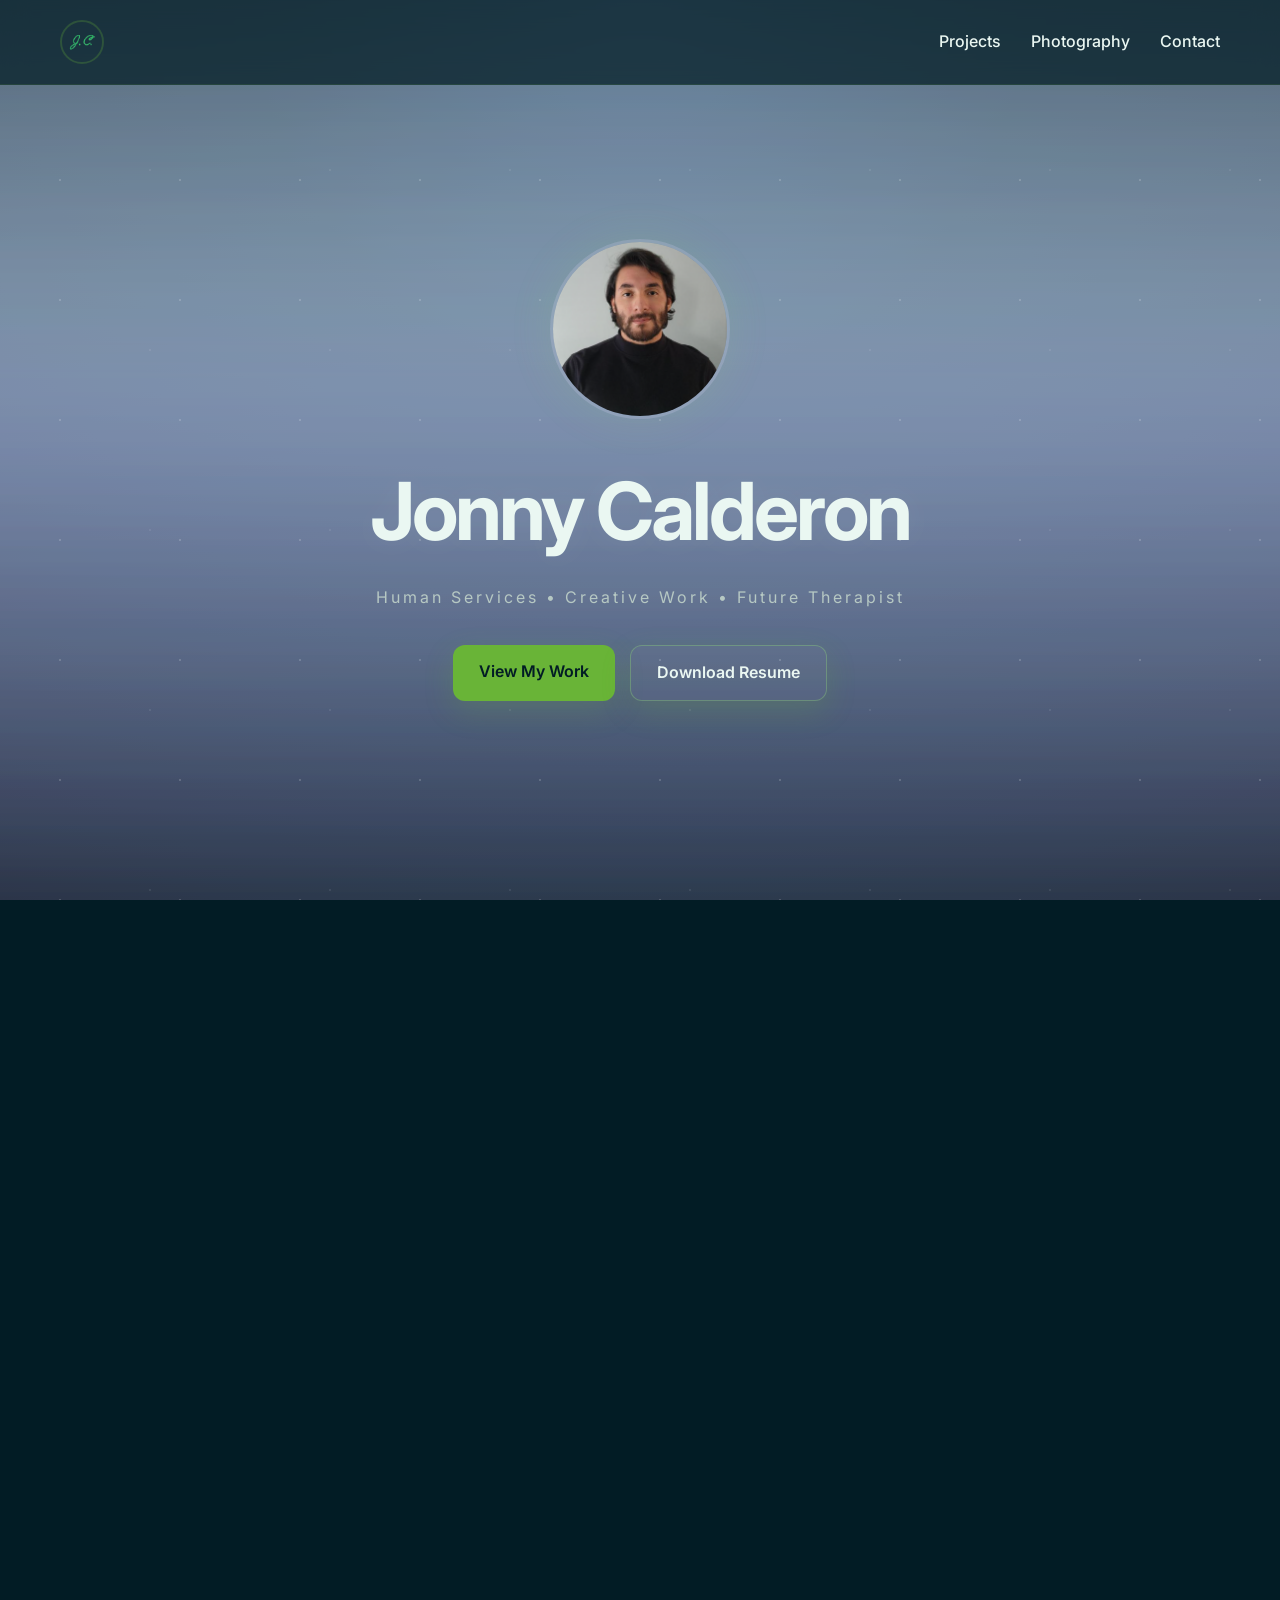
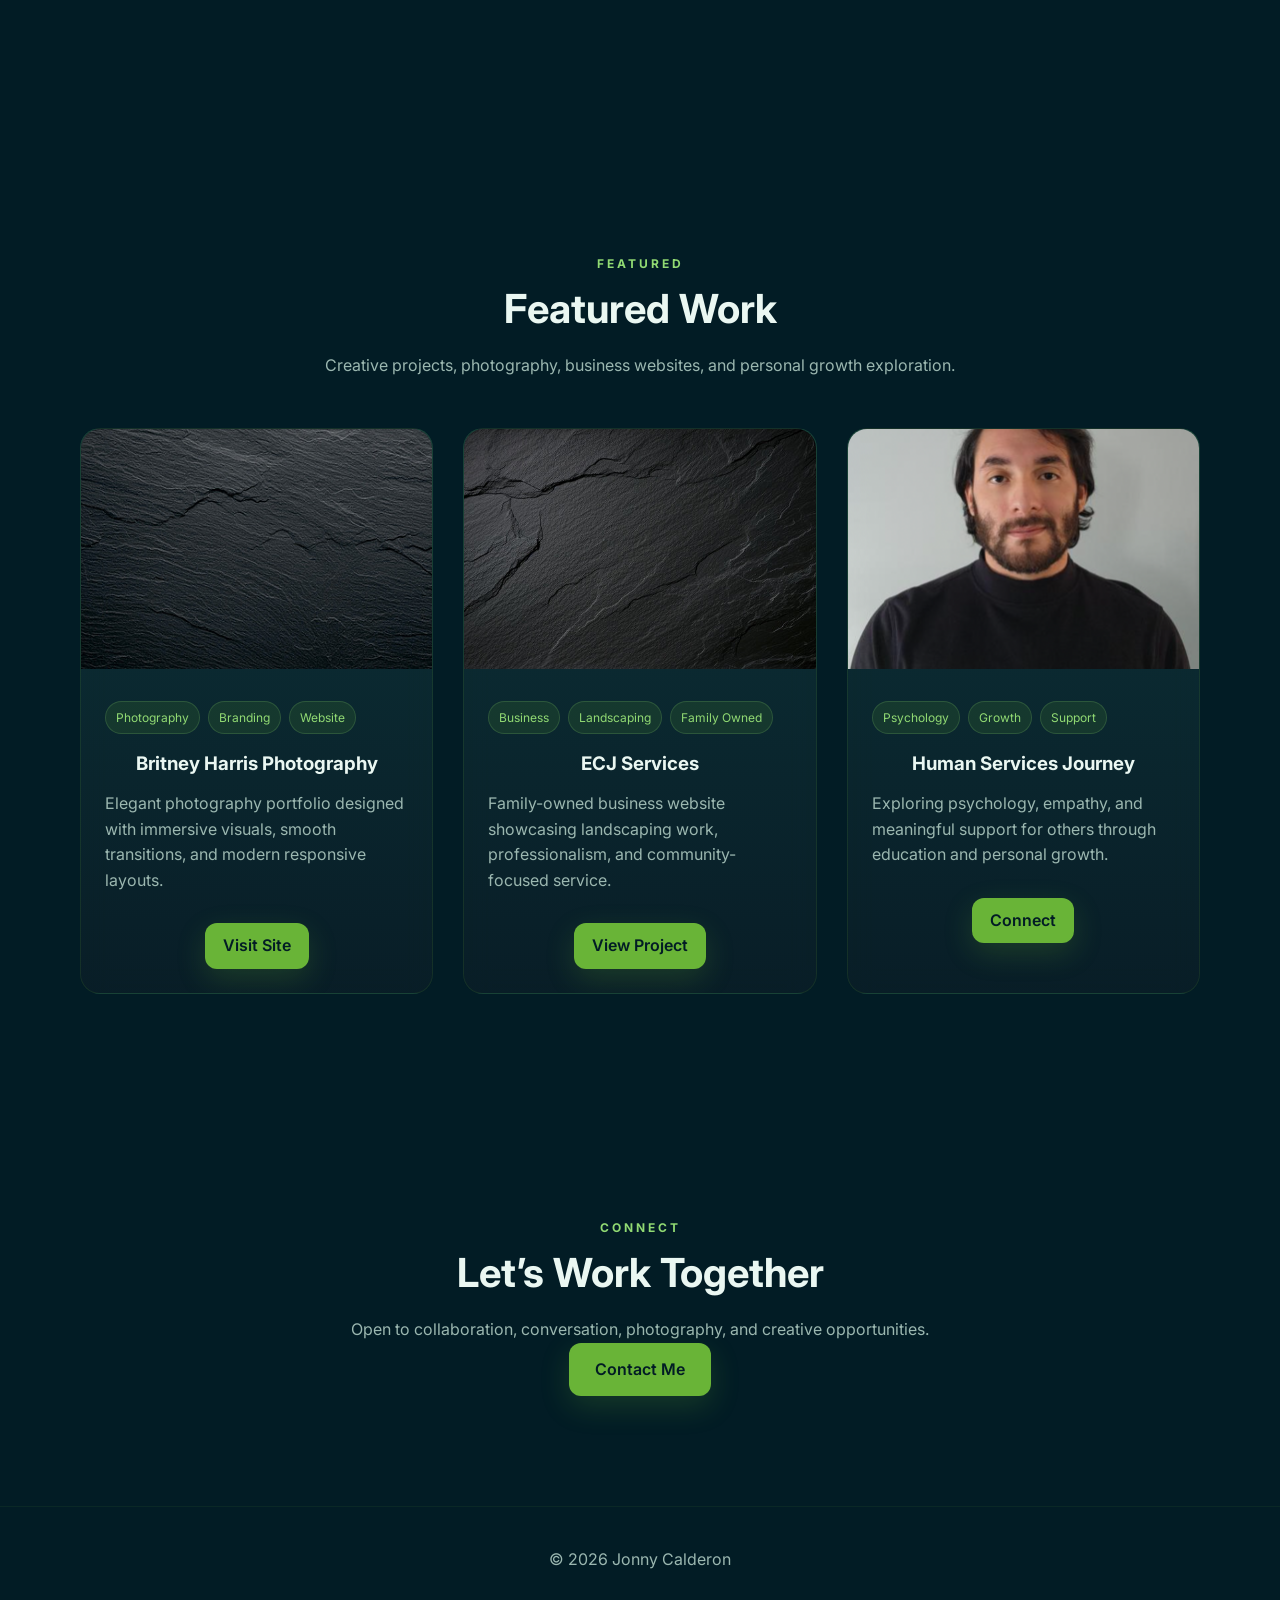
<file: index.html>
<!DOCTYPE html>
<html lang="en">

<head>
  <meta charset="UTF-8">
  <meta name="viewport" content="width=device-width, initial-scale=1.0">

  <title>Jonny Calderon | Portfolio</title>

  <link rel="stylesheet" href="styles.css">

  <link rel="preconnect" href="https://fonts.googleapis.com">
  <link rel="preconnect" href="https://fonts.gstatic.com" crossorigin>

  <link
    href="https://fonts.googleapis.com/css2?family=Inter:wght@300;400;500;600;700&display=swap"
    rel="stylesheet"
  >
</head>

<body class="home-page">

<!-- NAV -->
<nav id="navbar">

  <div class="logo">
    <a href="index.html">
      <img src="gjc.png" alt="JC Logo">
    </a>
  </div>

  <button
    class="menu-toggle"
    id="menu-toggle"
    aria-label="Open navigation"
  >
    ☰
  </button>

  <ul id="nav-menu">
    <li><a href="projects.html">Projects</a></li>
    <li><a href="photography.html">Photography</a></li>

    <li><a href="contact.html">Contact</a></li>
  </ul>

</nav>

<!-- HERO -->
<section class="hero">

  <div class="stars"></div>

  <div class="aurora aurora-1"></div>
  <div class="aurora aurora-2"></div>
  <div class="aurora aurora-3"></div>
  <div class="aurora aurora-4"></div>

  <div class="hero-content reveal">

    <img src="me.png" alt="Jonny Calderon">

    <h1>Jonny Calderon</h1>

    <p>
      Human Services • Creative Work • Future Therapist
    </p>

    <div class="hero-buttons">

      <a href="projects.html" class="btn">
        View My Work
      </a>

      <a
        href="26 resume.pdf"
        class="btn btn-outline"
        download="26 resume.pdf"
      >
        Download Resume
      </a>

    </div>

  </div>

</section>

<!-- ABOUT -->
<section class="section reveal">

  <span class="section-label">
    About me
  </span>

  <h2>
    Helping Others Feel Seen, Heard, and Valued
  </h2>

  <p>
    I’m currently pursuing a bachelor’s degree in Psychology after
    completing my associate’s in Human Services, with a deep commitment
    to understanding people and the experiences that shape them.
    My purpose is rooted in helping the next generation feel seen,
    heard, and supported in ways that many of us didn’t always have
    growing up.
  </p>

  <p>
    I want to become a therapist who creates a safe space where people
    can be honest about what they’re carrying, and where healing feels
    possible and real. Everything I do is guided by empathy, patience,
    and the belief that small moments of understanding can change
    someone’s entire direction in life.
  </p>

</section>

<!-- QUOTE -->
<section class="quote-banner reveal">

  <h2>
    I’m passionate about helping people grow, understand themselves,
    and build meaningful lives through empathy, creativity, and
    connection.
  </h2>

</section>

<!-- FEATURED WORK -->
<section class="section reveal">

  <span class="section-label">
    Featured
  </span>

  <h2>
    Featured Work
  </h2>

  <p>
    Creative projects, photography, business websites,
    and personal growth exploration.
  </p>

  <div class="grid">

    <!-- BRITNEY HARRIS -->
    <div class="card">

      <img src="slate.jpg" alt="Britney Harris Photography">

      <div class="card-content">

        <div class="tags">
          <span>Photography</span>
          <span>Branding</span>
          <span>Website</span>
        </div>

        <h3>
          Britney Harris Photography
        </h3>

        <p>
          Elegant photography portfolio designed with immersive visuals,
          smooth transitions, and modern responsive layouts.
        </p>

        <a
          href="https://jonniesta.github.io/Britney-Harris-Photography/index.html"
          class="btn small-btn"
          target="_blank"
        >
          Visit Site
        </a>

      </div>

    </div>

    <!-- ECJ SERVICES -->
    <div class="card">

      <img src="slate1.jpg" alt="ECJ Services">

      <div class="card-content">

        <div class="tags">
          <span>Business</span>
          <span>Landscaping</span>
          <span>Family Owned</span>
        </div>

        <h3>
          ECJ Services
        </h3>

        <p>
          Family-owned business website showcasing landscaping work,
          professionalism, and community-focused service.
        </p>

        <a
          href="https://ecjservices.github.io/ECJ/"
          class="btn small-btn"
          target="_blank"
        >
          View Project
        </a>

      </div>

    </div>

    <!-- HUMAN SERVICES -->
    <div class="card">

      <img src="me.png" alt="Human Services">

      <div class="card-content">

        <div class="tags">
          <span>Psychology</span>
          <span>Growth</span>
          <span>Support</span>
        </div>

        <h3>
          Human Services Journey
        </h3>

        <p>
          Exploring psychology, empathy, and meaningful support
          for others through education and personal growth.
        </p>

        <a href="contact.html" class="btn small-btn">
          Connect
        </a>

      </div>

    </div>

  </div>

</section>

<!-- CONTACT -->
<section class="section reveal">

  <span class="section-label">
    Connect
  </span>

  <h2>
    Let’s Work Together
  </h2>

  <p>
    Open to collaboration, conversation, photography,
    and creative opportunities.
  </p>

  <div class="center-btn">

    <a href="contact.html" class="btn">
      Contact Me
    </a>

  </div>

</section>

<!-- FOOTER -->
<footer>
  © 2026 Jonny Calderon
</footer>

<script src="app.js"></script>

</body>
</html>
</file>
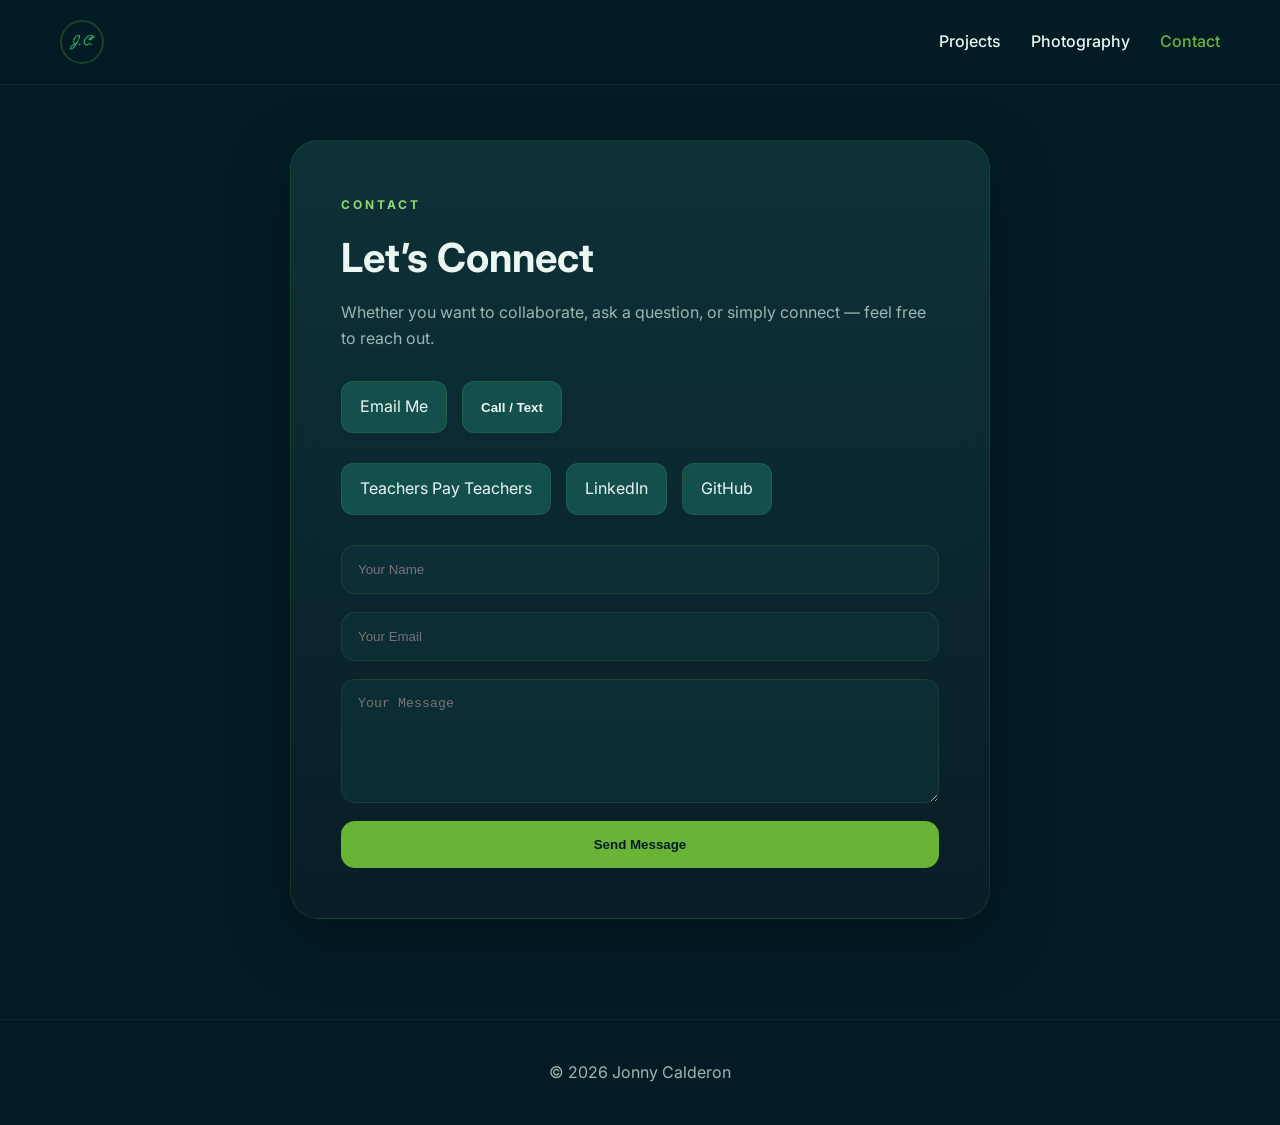
<file: contact.html>
<!DOCTYPE html>
<html lang="en">

<head>
  <meta charset="UTF-8">
  <meta name="viewport" content="width=device-width, initial-scale=1.0">

  <title>Contact | Jonny Calderon</title>

  <link rel="stylesheet" href="styles.css">

  <link rel="preconnect" href="https://fonts.googleapis.com">
  <link rel="preconnect" href="https://fonts.gstatic.com" crossorigin>
  <link
    href="https://fonts.googleapis.com/css2?family=Inter:wght@300;400;500;600;700&display=swap"
    rel="stylesheet"
  >
</head>

<body>

<nav id="navbar">
  <div class="logo">
    <a href="index.html">
      <img src="gjc.png" alt="JC Logo">
    </a>
  </div>

  <button class="menu-toggle" id="menu-toggle" aria-label="Open navigation">
    ☰
  </button>

  <ul id="nav-menu">
    <li><a href="projects.html">Projects</a></li>
    <li><a href="photography.html">Photography</a></li>
    <li><a href="contact.html" class="active">Contact</a></li>
  </ul>
</nav>

<section class="contact-section">

  <div class="contact-box reveal">

    <span class="section-label">Contact</span>

    <h2>Let’s Connect</h2>

    <p>
      Whether you want to collaborate, ask a question,
      or simply connect — feel free to reach out.
    </p>

<div class="contact-info">
  <a href="mailto:jonniesta@gmail.com">Email Me</a>

  <button type="button" class="contact-popup-btn" id="phone-popup-btn">
    Call / Text
  </button>
</div>

    <div class="social-links">
      <a href="https://www.teacherspayteachers.com/store/jonny-calderon" target="_blank"> Teachers Pay Teachers</a>
      <a href="https://linkedin.com/in/jonny-calderon" target="_blank"> LinkedIn</a>
      <a href="https://github.com/Jonniesta" target="_blank"> GitHub</a>
    </div>

    <form id="contact-form">

      <input
        type="text"
        name="name"
        placeholder="Your Name"
        required
      >

      <input
        type="email"
        name="email"
        placeholder="Your Email"
        required
      >

      <textarea
        name="message"
        rows="6"
        placeholder="Your Message"
        required
      ></textarea>

      <button type="submit">Send Message</button>

    </form>

    <div id="success-message" style="display: none;">
      <h3> Message Sent Successfully</h3>

      <p>
        Thank you for reaching out.
        I’ll get back to you as soon as possible.
      </p>
    </div>

  </div>

</section>
<div class="phone-popup" id="phone-popup">
  <div class="phone-popup-box">
    <button class="phone-popup-close" id="phone-popup-close">
      &times;
    </button>

    <h3>Call or Text Me</h3>

    <p>
      You can reach me at:
    </p>

    <a href="tel:+13172134147" class="phone-number">
      (317) 213-4147
    </a>
  </div>
</div>
<footer>
  © 2026 Jonny Calderon
</footer>

<script src="app.js"></script>

</body>
</html>
</file>
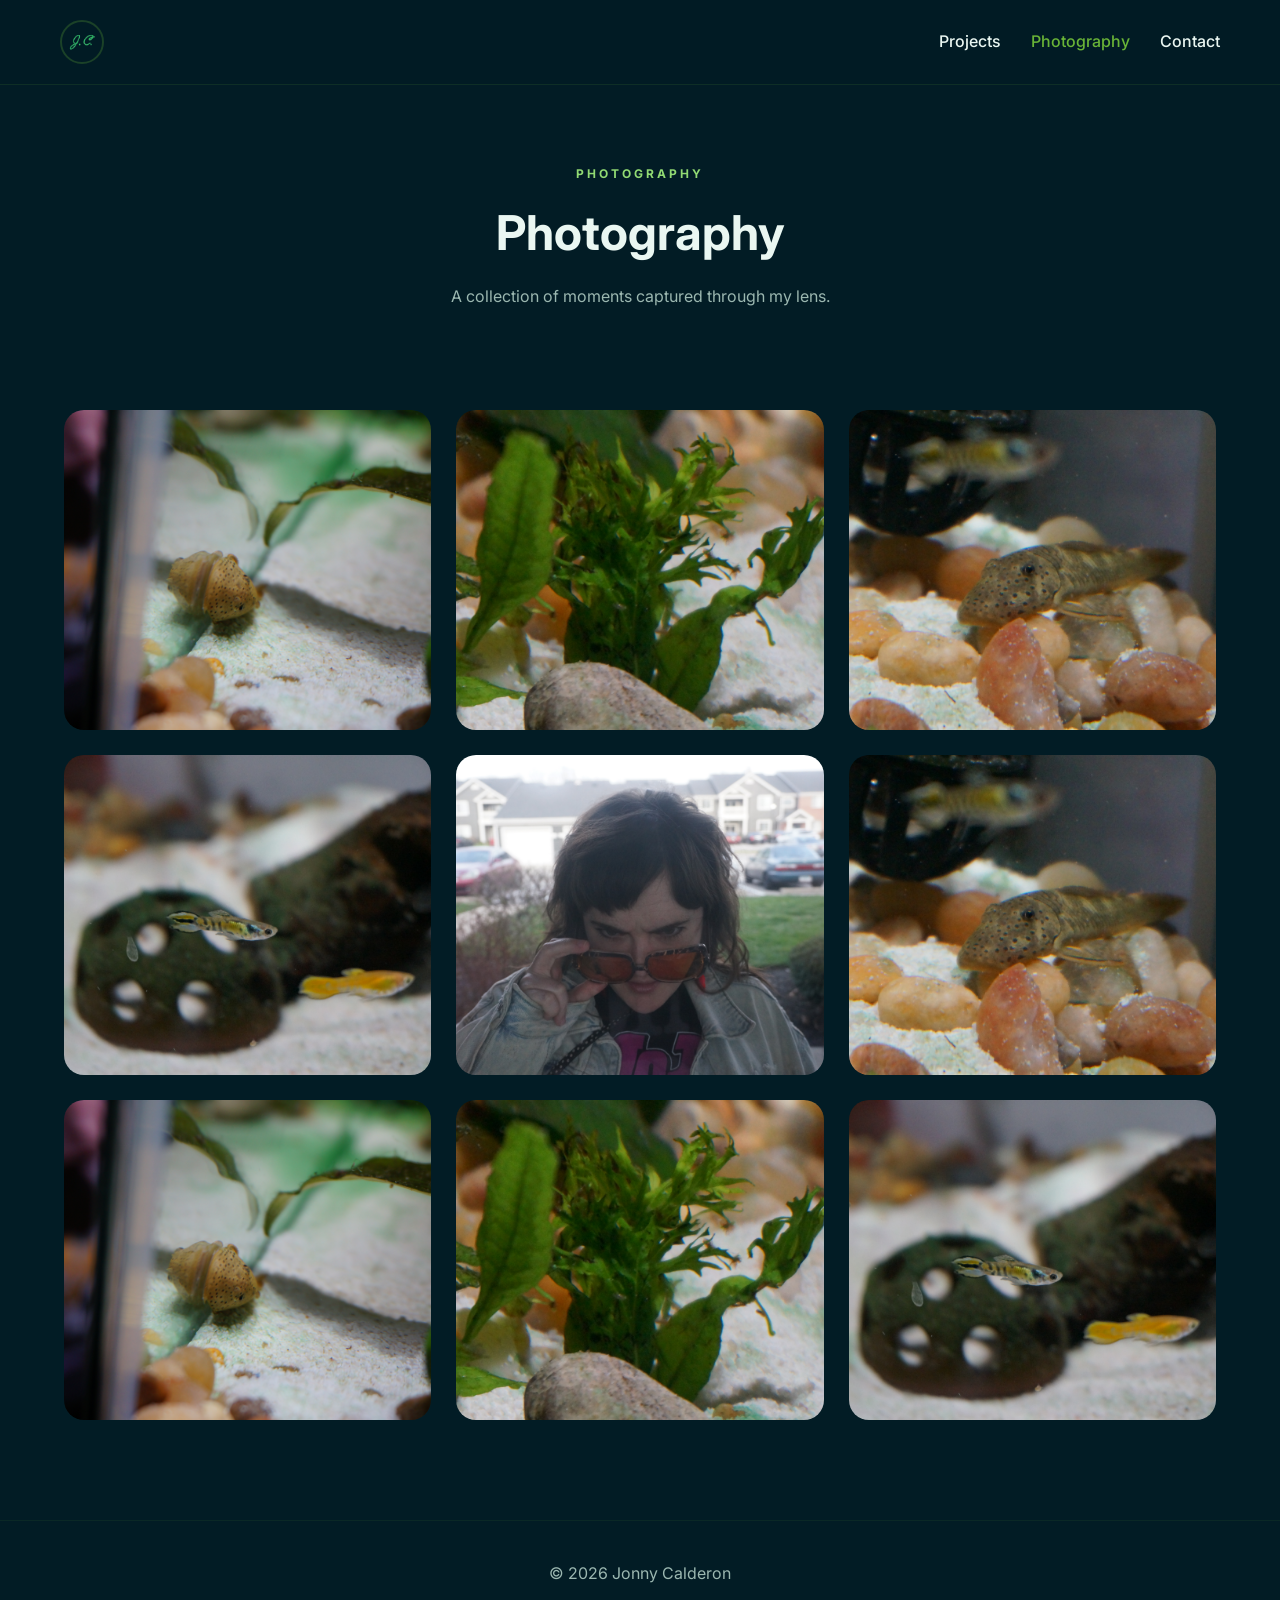
<file: photography.html>
<!DOCTYPE html>
<html lang="en">

<head>
  <meta charset="UTF-8">
  <meta name="viewport" content="width=device-width, initial-scale=1.0">

  <title>Photography | Jonny Calderon</title>

  <link rel="stylesheet" href="styles.css">

  <link rel="preconnect" href="https://fonts.googleapis.com">
  <link rel="preconnect" href="https://fonts.gstatic.com" crossorigin>
  <link
    href="https://fonts.googleapis.com/css2?family=Inter:wght@300;400;500;600;700&display=swap"
    rel="stylesheet"
  >
</head>

<body>

<nav id="navbar">
  <div class="logo">
    <a href="index.html">
      <img src="gjc.png" alt="JC Logo">
    </a>
  </div>

  <button class="menu-toggle" id="menu-toggle" aria-label="Open navigation">
    ☰
  </button>

  <ul id="nav-menu">
    <li><a href="projects.html">Projects</a></li>
    <li><a href="photography.html" class="active">Photography</a></li>

    <li><a href="contact.html">Contact</a></li>
  </ul>
</nav>

<section class="photo-header reveal">
  <span class="section-label">Photography</span>

  <h1>Photography</h1>

  <p>
    A collection of moments captured through my lens.
  </p>
</section>

<section class="gallery reveal">

  <img src="Daboi copy.JPG" class="gallery-img" alt="Photo">
  <img src="aquaplant copy.JPG" class="gallery-img" alt="Photo">
  <img src="daboilook copy.JPG" class="gallery-img" alt="Photo">

  <img src="dafish copy.JPG" class="gallery-img" alt="Photo">
  <img src="Hannah copy.JPG" class="gallery-img" alt="Photo">
  <img src="daboilook copy.JPG" class="gallery-img" alt="Photo">

  <img src="Daboi copy.JPG" class="gallery-img" alt="Photo">
  <img src="aquaplant copy.JPG" class="gallery-img" alt="Photo">
  <img src="dafish copy.JPG" class="gallery-img" alt="Photo">

</section>

<div id="imageModal" class="modal">
  <span class="close">&times;</span>
  <img class="modal-content" id="modalImg" alt="Expanded photo">
</div>

<footer>
  © 2026 Jonny Calderon
</footer>

<script src="app.js"></script>

</body>
</html>
</file>
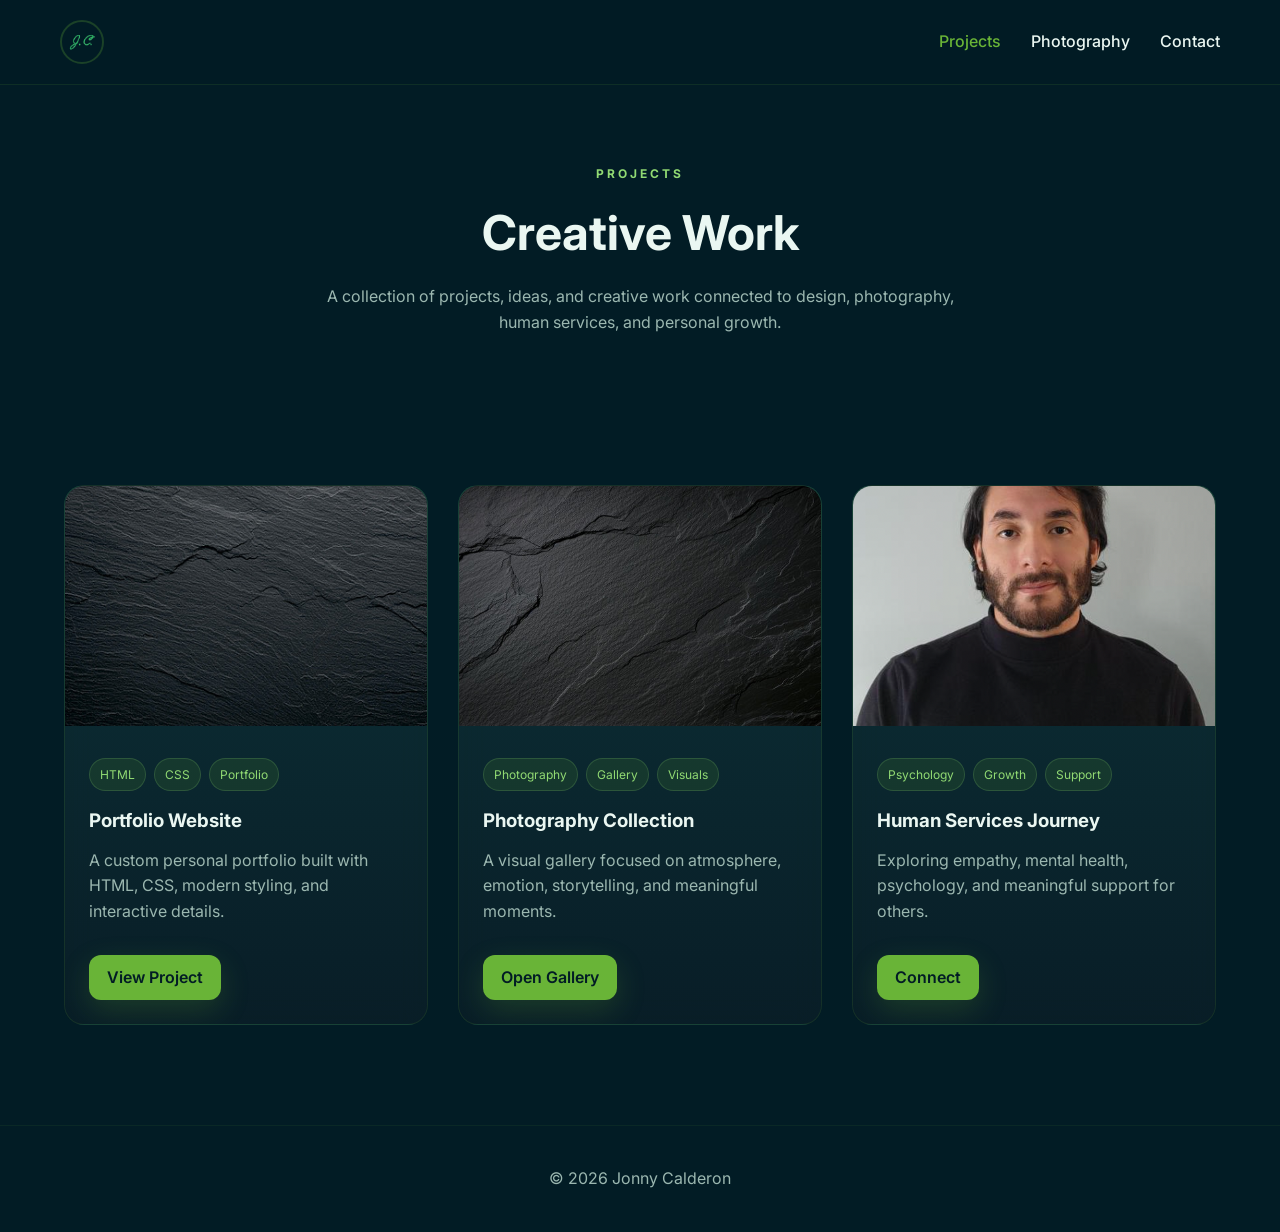
<file: projects.html>
<!DOCTYPE html>
<html lang="en">

<head>
  <meta charset="UTF-8">
  <meta name="viewport" content="width=device-width, initial-scale=1.0">

  <title>Projects | Jonny Calderon</title>

  <link rel="stylesheet" href="styles.css">

  <link rel="preconnect" href="https://fonts.googleapis.com">
  <link rel="preconnect" href="https://fonts.gstatic.com" crossorigin>
  <link
    href="https://fonts.googleapis.com/css2?family=Inter:wght@300;400;500;600;700&display=swap"
    rel="stylesheet"
  >
</head>

<body>

<nav id="navbar">
  <div class="logo">
    <a href="index.html">
      <img src="gjc.png" alt="JC Logo">
    </a>
  </div>

  <button class="menu-toggle" id="menu-toggle" aria-label="Open navigation">
    ☰
  </button>

  <ul id="nav-menu">
    <li><a href="projects.html" class="active">Projects</a></li>
    <li><a href="photography.html">Photography</a></li>

    <li><a href="contact.html">Contact</a></li>
  </ul>
</nav>

<section class="page-header reveal">
  <span class="section-label">Projects</span>

  <h1>Creative Work</h1>

  <p>
    A collection of projects, ideas, and creative work connected to design,
    photography, human services, and personal growth.
  </p>
</section>

<section class="projects-section reveal">

  <div class="grid">

    <div class="card">
      <img src="slate.jpg" alt="Portfolio Website">

      <div class="card-content">
        <div class="tags">
          <span>HTML</span>
          <span>CSS</span>
          <span>Portfolio</span>
        </div>

        <h3>Portfolio Website</h3>

        <p>
          A custom personal portfolio built with HTML, CSS,
          modern styling, and interactive details.
        </p>

        <a href="index.html" class="btn small-btn">View Project</a>
      </div>
    </div>

    <div class="card">
      <img src="slate1.jpg" alt="Photography Collection">

      <div class="card-content">
        <div class="tags">
          <span>Photography</span>
          <span>Gallery</span>
          <span>Visuals</span>
        </div>

        <h3>Photography Collection</h3>

        <p>
          A visual gallery focused on atmosphere, emotion,
          storytelling, and meaningful moments.
        </p>

        <a href="photography.html" class="btn small-btn">Open Gallery</a>
      </div>
    </div>

    <div class="card">
      <img src="me.png" alt="Human Services Journey">

      <div class="card-content">
        <div class="tags">
          <span>Psychology</span>
          <span>Growth</span>
          <span>Support</span>
        </div>

        <h3>Human Services Journey</h3>

        <p>
          Exploring empathy, mental health, psychology,
          and meaningful support for others.
        </p>

        <a href="contact.html" class="btn small-btn">Connect</a>
      </div>
    </div>

  </div>

</section>

<footer>
  © 2026 Jonny Calderon
</footer>

<script src="app.js"></script>

</body>
</html>
</file>
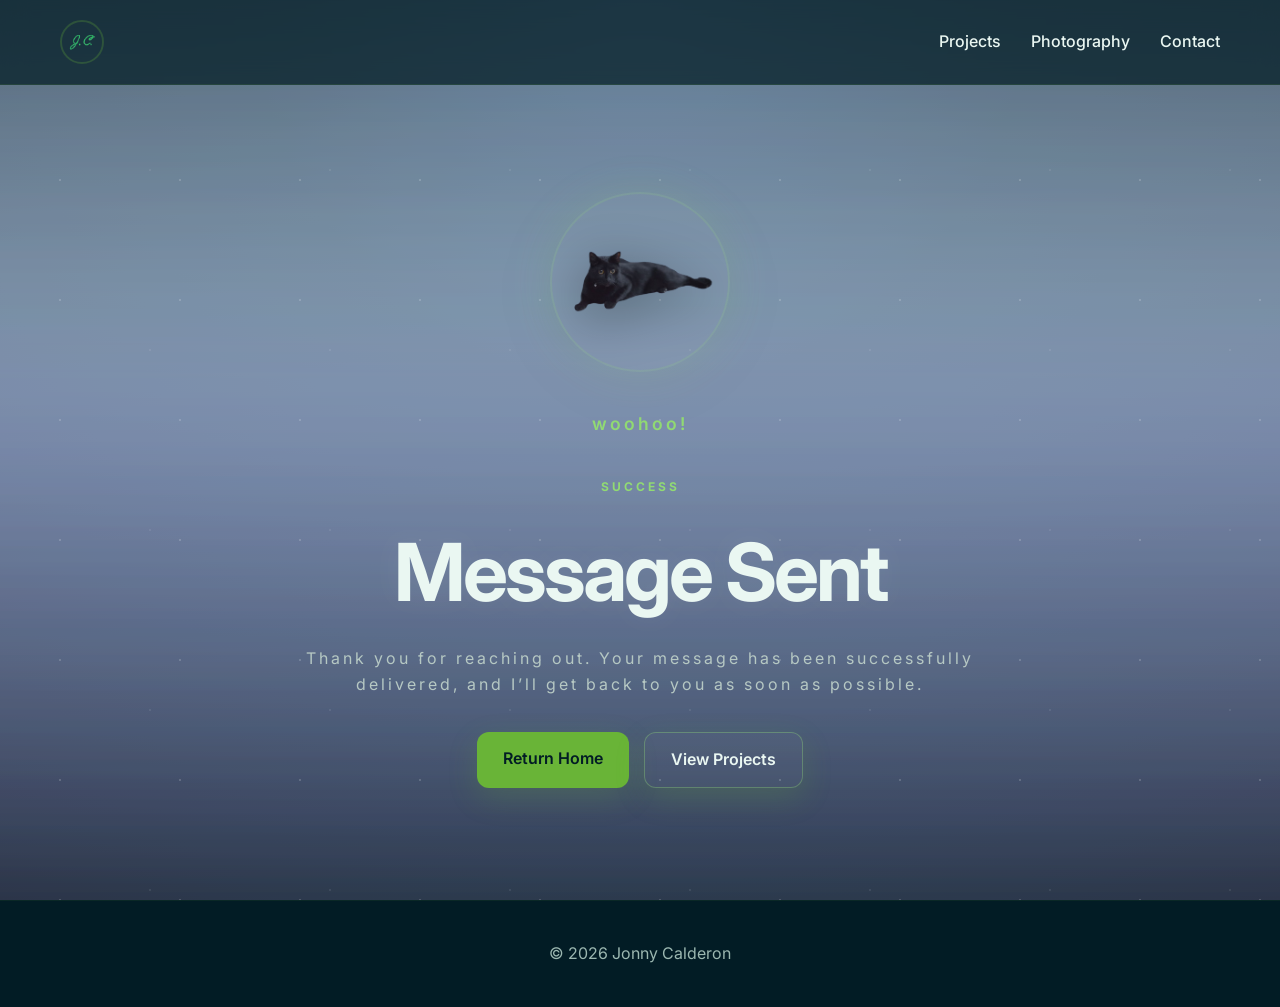
<file: success.html>
<!DOCTYPE html>
<html lang="en">

<head>
  <meta charset="UTF-8">
  <meta name="viewport" content="width=device-width, initial-scale=1.0">

  <title>Message Sent | Jonny Calderon</title>

  <link rel="stylesheet" href="styles.css">

  <link rel="preconnect" href="https://fonts.googleapis.com">
  <link rel="preconnect" href="https://fonts.gstatic.com" crossorigin>
  <link
    href="https://fonts.googleapis.com/css2?family=Inter:wght@300;400;500;600;700&display=swap"
    rel="stylesheet"
  >
</head>

<body>

<nav id="navbar">
  <div class="logo">
    <a href="index.html">
      <img src="gjc.png" alt="JC Logo">
    </a>
  </div>

  <button class="menu-toggle" id="menu-toggle" aria-label="Open navigation">
    ☰
  </button>

  <ul id="nav-menu">
    <li><a href="projects.html">Projects</a></li>
    <li><a href="photography.html">Photography</a></li>

    <li><a href="contact.html">Contact</a></li>
  </ul>
</nav>

<section class="hero">

  <div class="stars"></div>

  <div class="aurora aurora-1"></div>
  <div class="aurora aurora-2"></div>
  <div class="aurora aurora-3"></div>
  <div class="aurora aurora-4"></div>

  <div class="hero-content reveal">

    <div class="woohoo-cat">
      <img src="blackcat.png.png" alt="Black Cat">
      <p>woohoo!</p>
    </div>

    <span class="section-label">Success</span>

    <h1>Message Sent</h1>

    <p>
      Thank you for reaching out.
      Your message has been successfully delivered,
      and I’ll get back to you as soon as possible.
    </p>

    <div class="hero-buttons">
      <a href="index.html" class="btn">Return Home</a>
      <a href="projects.html" class="btn btn-outline">View Projects</a>
    </div>


  </div>

</section>

<footer>
  © 2026 Jonny Calderon
</footer>

<script src="app.js"></script>

</body>
</html>
</file>
<file: styles.css>
:root {
  --bg: #021C25;
  --bg-2: #041E2A;
  --bg-3: #091E27;

  --surface: #0D3338;
  --surface-light: #165A54;

  --green: #69B437;
  --green-light: #91DA73;

  --blue: #508CFF;
  --purple: #8C5AFF;
  --pink: #FF5AB4;

  --text: #EAF7F2;
  --muted: #9BB7B0;
}

/* RESET + BASE */

* {
  margin: 0;
  padding: 0;
  box-sizing: border-box;
}

::selection {
  background: rgba(105,180,55,0.35);
  color: var(--text);
}

html {
  scroll-behavior: smooth;
}

body {
  font-family: 'Inter', sans-serif;
  background: var(--bg);
  color: var(--text);
  line-height: 1.6;
  overflow-x: hidden;
}

/* NAVBAR */

nav {
  width: 100%;
  padding: 20px 60px;

  display: flex;
  justify-content: space-between;
  align-items: center;

  position: fixed;
  top: 0;
  left: 0;
  z-index: 1000;

  background: rgba(2,28,37,0.72);
  backdrop-filter: blur(14px);

  border-bottom: 1px solid rgba(105,180,55,0.12);
  transition: 0.3s ease;
}

nav.scrolled {
  background: rgba(2,28,37,0.96);
  box-shadow: 0 10px 30px rgba(0,0,0,0.25);
}

.logo img {
  width: 44px;
  height: 44px;
  object-fit: cover;
  border-radius: 50%;
  display: block;
  border: 2px solid rgba(105,180,55,0.25);
  transition: 0.3s ease;
}

.logo img:hover {
  transform: scale(1.08);
  border-color: rgba(145,218,115,0.6);
}

nav ul {
  display: flex;
  gap: 30px;
  list-style: none;
}

nav a {
  text-decoration: none;
  color: var(--text);
  font-weight: 500;
  transition: 0.3s ease;
}

nav a:hover,
nav a.active {
  color: var(--green);
}

/* MOBILE MENU BUTTON */

.menu-toggle {
  display: none;

  background: transparent;
  color: var(--text);

  border: 1px solid rgba(145,218,115,0.25);
  border-radius: 10px;

  padding: 8px 12px;

  font-size: 1.5rem;
  line-height: 1;

  cursor: pointer;
}

/* HERO */

.hero {
  min-height: 100vh;
  position: relative;
  overflow: hidden;

  display: flex;
  justify-content: center;
  align-items: center;
  text-align: center;

  padding: 120px 20px 80px;

  background:
    radial-gradient(
      circle at top,
      #16314a 0%,
      #091E27 35%,
      #04141d 70%,
      #020b11 100%
    );
}

/* STARS */

.stars {
  position: absolute;
  inset: 0;

  background-image:
    radial-gradient(circle, rgba(255,255,255,0.75) 1px, transparent 1px),
    radial-gradient(circle, rgba(255,255,255,0.35) 1px, transparent 1px);

  background-size: 120px 120px, 180px 180px;
  background-position: 0 0, 60px 80px;

  opacity: 0.22;

  animation: starsDrift 80s linear infinite;
}

@keyframes starsDrift {
  from {
    transform: translateY(0);
  }

  to {
    transform: translateY(80px);
  }
}

/* DANCING AURORA */

.aurora {
  position: absolute;

  width: 160%;
  height: 220%;

  top: -65%;
  left: -30%;

  opacity: 0.75;
  filter: blur(55px);

  mix-blend-mode: screen;
  pointer-events: none;
}

.aurora-1 {
  background:
    linear-gradient(
      180deg,
      transparent 0%,
      rgba(105,180,55,0.10) 10%,
      rgba(145,218,115,0.55) 45%,
      rgba(105,180,55,0.12) 75%,
      transparent 100%
    );

  animation: danceAurora1 14s ease-in-out infinite alternate;
}

.aurora-2 {
  background:
    linear-gradient(
      180deg,
      transparent 0%,
      rgba(80,140,255,0.08) 20%,
      rgba(80,140,255,0.45) 50%,
      rgba(80,140,255,0.08) 80%,
      transparent 100%
    );

  animation: danceAurora2 20s ease-in-out infinite alternate;
}

.aurora-3 {
  background:
    linear-gradient(
      180deg,
      transparent 0%,
      rgba(140,90,255,0.10) 15%,
      rgba(140,90,255,0.38) 50%,
      rgba(140,90,255,0.06) 80%,
      transparent 100%
    );

  animation: danceAurora3 18s ease-in-out infinite alternate;
}

.aurora-4 {
  background:
    linear-gradient(
      180deg,
      transparent 0%,
      rgba(255,90,180,0.05) 20%,
      rgba(255,90,180,0.18) 50%,
      rgba(255,90,180,0.04) 80%,
      transparent 100%
    );

  animation: danceAurora4 24s ease-in-out infinite alternate;
}

@keyframes danceAurora1 {
  0% {
    transform: translateX(-8%) translateY(-2%) skewX(-12deg) rotate(-8deg) scaleY(1);
  }

  50% {
    transform: translateX(4%) translateY(3%) skewX(-6deg) rotate(-4deg) scaleY(1.15);
  }

  100% {
    transform: translateX(-4%) translateY(6%) skewX(-10deg) rotate(-7deg) scaleY(1.05);
  }
}

@keyframes danceAurora2 {
  0% {
    transform: translateX(5%) translateY(-4%) skewX(10deg) rotate(6deg) scaleY(1);
  }

  50% {
    transform: translateX(-6%) translateY(5%) skewX(6deg) rotate(3deg) scaleY(1.2);
  }

  100% {
    transform: translateX(4%) translateY(-3%) skewX(9deg) rotate(5deg) scaleY(1.08);
  }
}

@keyframes danceAurora3 {
  0% {
    transform: translateX(-3%) translateY(5%) skewX(-8deg) rotate(-5deg) scaleY(1);
  }

  50% {
    transform: translateX(6%) translateY(-2%) skewX(-4deg) rotate(-2deg) scaleY(1.15);
  }

  100% {
    transform: translateX(-5%) translateY(4%) skewX(-7deg) rotate(-4deg) scaleY(1.06);
  }
}

@keyframes danceAurora4 {
  0% {
    transform: translateX(6%) translateY(3%) skewX(12deg) rotate(8deg) scaleY(1);
  }

  50% {
    transform: translateX(-5%) translateY(-4%) skewX(7deg) rotate(4deg) scaleY(1.18);
  }

  100% {
    transform: translateX(4%) translateY(5%) skewX(10deg) rotate(6deg) scaleY(1.08);
  }
}

/* HERO CONTENT */

.hero-content {
  position: relative;
  z-index: 2;

  max-width: 760px;
  padding: 30px;

  text-align: center;
}

.hero img {
  width: 180px;
  height: 180px;

  object-fit: cover;
  border-radius: 50%;

  border: 3px solid rgba(255,255,255,0.15);
  margin-bottom: 20px;

  box-shadow: 0 0 40px rgba(145,218,115,0.15);
}

.hero h1 {
  font-size: 5rem;
  font-weight: 700;

  margin-bottom: 10px;
  letter-spacing: -3px;

  text-shadow: 0 0 30px rgba(255,255,255,0.08);
}

.hero p {
  color: #b6c8c3;
  letter-spacing: 3px;
  margin-bottom: 35px;
  font-size: 1rem;
}

.hero-buttons {
  display: flex;
  justify-content: center;
  gap: 15px;
  flex-wrap: wrap;
}

/* BUTTONS */

.btn {
  display: inline-block;
  padding: 14px 26px;

  background: var(--green);
  color: #021C25;

  border-radius: 12px;

  text-decoration: none;
  font-weight: 600;

  transition: 0.3s ease;

  box-shadow: 0 10px 30px rgba(105,180,55,0.2);
}

.btn:hover {
  background: var(--green-light);
  transform: translateY(-3px);
  box-shadow: 0 14px 40px rgba(145,218,115,0.25);
}

.btn-outline {
  background: rgba(255,255,255,0.03);
  color: var(--text);
  border: 1px solid rgba(145,218,115,0.35);
}

.btn-outline:hover {
  background: rgba(145,218,115,0.12);
  color: var(--green-light);
}

.small-btn {
  padding: 10px 18px;
  margin-top: 10px;
}

/* SECTIONS */

.section {
  width: 100%;
  padding: 110px 80px;
  text-align: center;
}

.section-label {
  display: inline-block;

  color: var(--green-light);

  text-transform: uppercase;
  letter-spacing: 3px;

  font-size: 0.75rem;
  font-weight: 700;

  margin-bottom: 12px;
}

.section h2 {
  max-width: 950px;

  margin: 0 auto 20px;

  text-align: center;

  font-size: 2.5rem;
  line-height: 1.2;
}

.section p {
  max-width: 700px;

  margin: 0 auto;

  text-align: center;

  color: var(--muted);
}

/* QUOTE */

.quote-banner {
  width: min(90%, 1000px);

  margin: 30px auto;

  padding: 60px 40px;

  text-align: center;

  border-radius: 28px;

  background:
    linear-gradient(
      135deg,
      rgba(13,51,56,0.95),
      rgba(22,90,84,0.65)
    );

  border: 1px solid rgba(145,218,115,0.18);
  box-shadow: 0 20px 50px rgba(0,0,0,0.25);
}

.quote-banner h2 {
  max-width: 850px;

  margin: 0 auto;

  font-size: 2rem;
  line-height: 1.35;
}

/* GRID / CARDS */

.grid {
  width: 100%;
  max-width: 1200px;

  margin: 50px auto 0;

  display: grid;
  grid-template-columns: repeat(auto-fit, minmax(320px, 1fr));

  gap: 30px;
}

.card {
  background:
    linear-gradient(
      180deg,
      rgba(13,51,56,0.95),
      rgba(9,30,39,0.95)
    );

  border-radius: 20px;

  overflow: hidden;

  border: 1px solid rgba(105,180,55,0.12);
  backdrop-filter: blur(12px);

  transition: 0.35s ease;
}

.card:hover {
  transform: translateY(-8px);
  border-color: rgba(145,218,115,0.45);

  box-shadow:
    0 20px 40px rgba(0,0,0,0.35),
    0 0 35px rgba(105,180,55,0.12);
}

.card img {
  width: 100%;
  height: 240px;

  object-fit: cover;
}

.card-content {
  padding: 24px;
}

.card h3 {
  margin-bottom: 12px;
}

.card p {
  text-align: left;
  color: var(--muted);
  margin-bottom: 20px;
}

/* TAGS */

.tags {
  display: flex;
  flex-wrap: wrap;
  gap: 8px;

  margin-bottom: 15px;
}

.tags span {
  font-size: 0.75rem;

  padding: 6px 10px;

  border-radius: 999px;

  background: rgba(105,180,55,0.12);
  color: var(--green-light);

  border: 1px solid rgba(145,218,115,0.18);
}

/* PAGE HEADERS */

.page-header,
.photo-header {
  text-align: center;
  padding: 160px 20px 60px;
}

.page-header h1,
.photo-header h1 {
  font-size: 3rem;
  margin-bottom: 12px;
}

.page-header p,
.photo-header p {
  color: var(--muted);
  max-width: 650px;
  margin: 0 auto;
}

/* PROJECTS */

.projects-section {
  width: 90%;
  max-width: 1200px;

  margin: 0 auto;

  padding: 40px 0 100px;
}

/* PHOTOGRAPHY GALLERY */

.gallery {
  width: 90%;
  max-width: 1400px;

  margin: 0 auto;

  padding: 40px 0 100px;

  display: grid;
  grid-template-columns: repeat(3, 1fr);

  gap: 25px;
}

.gallery-img {
  width: 100%;
  height: 320px;

  object-fit: cover;

  border-radius: 20px;

  cursor: pointer;

  display: block;

  transition:
    transform 0.35s ease,
    box-shadow 0.35s ease;
}

.gallery-img:hover {
  transform: scale(1.03);
  box-shadow: 0 15px 40px rgba(0,0,0,0.45);
}

/* MODAL */

.modal {
  display: none;

  position: fixed;
  inset: 0;

  background: rgba(2,28,37,0.94);

  justify-content: center;
  align-items: center;

  z-index: 9999;

  padding: 20px;

  backdrop-filter: blur(8px);
}

.modal.active {
  display: flex;
}

.modal-content {
  max-width: 90%;
  max-height: 90%;

  object-fit: contain;

  border-radius: 20px;

  animation: modalZoom 0.25s ease;

  box-shadow: 0 20px 60px rgba(0,0,0,0.6);
}

@keyframes modalZoom {
  from {
    transform: scale(0.85);
    opacity: 0;
  }

  to {
    transform: scale(1);
    opacity: 1;
  }
}

.close {
  position: fixed;
  top: 25px;
  right: 35px;

  font-size: 42px;
  font-weight: 300;

  color: white;

  cursor: pointer;

  z-index: 10000;

  transition: 0.3s ease;
}

.close:hover {
  color: var(--green);
  transform: scale(1.1);
}

body.modal-open {
  overflow: hidden;
}

/* CONTACT */

.contact-section {
  min-height: 100vh;

  display: flex;
  justify-content: center;
  align-items: center;

  padding: 140px 20px 100px;
}

.contact-box {
  width: 100%;
  max-width: 700px;

  background:
    linear-gradient(
      180deg,
      rgba(13,51,56,0.95),
      rgba(9,30,39,0.95)
    );

  padding: 50px;

  border-radius: 28px;

  border: 1px solid rgba(105,180,55,0.15);

  backdrop-filter: blur(12px);

  box-shadow: 0 20px 60px rgba(0,0,0,0.35);
}

.contact-box h2 {
  font-size: 2.5rem;
  margin-bottom: 10px;
}

.contact-box p {
  color: var(--muted);
  margin-bottom: 30px;
}

.contact-info,
.social-links {
  display: flex;
  flex-wrap: wrap;
  gap: 15px;

  margin-bottom: 30px;
}

.contact-info a,
.social-links a {
  text-decoration: none;
  color: var(--text);

  background: rgba(22,90,84,0.8);

  padding: 12px 18px;

  border-radius: 12px;

  border: 1px solid rgba(105,180,55,0.15);

  transition: 0.3s ease;
}

.contact-info a:hover,
.social-links a:hover {
  background: var(--green);
  color: #021C25;
  transform: translateY(-2px);
}

/* FORM */

form {
  display: flex;
  flex-direction: column;
  gap: 18px;
}

input,
textarea {
  width: 100%;

  padding: 16px;

  background: rgba(13,51,56,0.7);
  color: var(--text);

  border: 1px solid rgba(105,180,55,0.15);
  border-radius: 14px;

  outline: none;

  transition: 0.3s ease;
}

input:focus,
textarea:focus {
  border-color: var(--green);
  box-shadow: 0 0 0 4px rgba(105,180,55,0.15);
}

textarea {
  resize: vertical;
}

button {
  padding: 16px;

  border: none;
  border-radius: 14px;

  background: var(--green);
  color: #021C25;

  font-weight: 700;

  cursor: pointer;

  transition: 0.3s ease;
}

button:hover {
  background: var(--green-light);
  transform: translateY(-2px);
}

/* SUCCESS MESSAGE */

#success-message {
  display: none;

  margin-top: 25px;

  text-align: center;

  padding: 25px;

  border-radius: 18px;

  background: rgba(105,180,55,0.12);
  border: 1px solid rgba(145,218,115,0.2);
}

#success-message h3 {
  color: var(--green-light);
  margin-bottom: 10px;
}

#success-message p {
  color: var(--muted);
}

/* SUCCESS PAGE */

.success-icon {
  width: 90px;
  height: 90px;

  margin: 0 auto 25px;

  display: flex;
  justify-content: center;
  align-items: center;

  font-size: 2.5rem;

  border-radius: 50%;

  background: rgba(105,180,55,0.15);
  border: 1px solid rgba(145,218,115,0.25);
  box-shadow: 0 0 40px rgba(145,218,115,0.12);
}

/* WOOHOO CAT */

.woohoo-cat {
  margin-top: 40px;

  display: flex;
  flex-direction: column;
  align-items: center;
}

.woohoo-cat img {
  width: 180px;
  height: 180px;

  object-fit: contain;

  padding: 12px;

  border-radius: 50%;

  background: rgba(255,255,255,0.03);
  border: 2px solid rgba(145,218,115,0.15);

  user-select: none;

  filter: drop-shadow(0 10px 25px rgba(0,0,0,0.35));

  animation: catFloat 3s ease-in-out infinite;
}

.woohoo-cat p {
  margin-top: 18px;

  font-size: 1.1rem;
  font-weight: 600;

  color: var(--green-light);

  letter-spacing: 3px;
}

@keyframes catFloat {
  0% {
    transform: translateY(0px);
  }

  50% {
    transform: translateY(-10px);
  }

  100% {
    transform: translateY(0px);
  }
}

/* REVEAL */ 
.contact-popup-btn {
  color: var(--text);
  background: rgba(22,90,84,0.8);
  padding: 12px 18px;
  border-radius: 12px;
  border: 1px solid rgba(105,180,55,0.15);
  cursor: pointer;
}

.phone-popup {
  display: none;
  position: fixed;
  inset: 0;
  background: rgba(2,28,37,0.85);
  backdrop-filter: blur(8px);
  z-index: 9999;
  justify-content: center;
  align-items: center;
  padding: 20px;
}

.phone-popup.show {
  display: flex;
}

.phone-popup-box {
  position: relative;
  width: min(90%, 420px);
  background: linear-gradient(180deg, rgba(13,51,56,0.98), rgba(9,30,39,0.98));
  border: 1px solid rgba(145,218,115,0.25);
  border-radius: 24px;
  padding: 35px;
  text-align: center;
}

.phone-popup-close {
  position: absolute;
  top: 12px;
  right: 16px;
  background: transparent;
  color: var(--text);
  font-size: 2rem;
  padding: 0;
}

.phone-number {
  display: inline-block;
  margin-top: 15px;
  color: #021C25;
  background: var(--green);
  padding: 12px 18px;
  border-radius: 12px;
  text-decoration: none;
  font-weight: 700;
}

.reveal {
  opacity: 0;
  transform: translateY(35px);

  transition:
    opacity 0.8s ease,
    transform 0.8s ease;
}

.reveal.show {
  opacity: 1;
  transform: translateY(0);
}

/* FOOTER */

footer {
  text-align: center;
  padding: 40px;

  color: var(--muted);

  border-top: 1px solid rgba(105,180,55,0.08);
}

/* RESPONSIVE */

@media (max-width: 1000px) {

  .gallery {
    grid-template-columns: repeat(2, 1fr);
  }

}

@media (max-width: 768px) {

  nav {
    padding: 18px 20px;
    flex-direction: row;
    justify-content: space-between;
  }

  .menu-toggle {
    display: block;
  }

  nav ul {
    position: absolute;
    top: 84px;
    left: 20px;
    right: 20px;

    display: none;
    flex-direction: column;
    align-items: center;
    gap: 18px;

    padding: 25px;

    background: rgba(2,28,37,0.96);
    backdrop-filter: blur(14px);

    border: 1px solid rgba(145,218,115,0.18);
    border-radius: 18px;

    box-shadow: 0 20px 50px rgba(0,0,0,0.35);
  }

  nav ul.show {
    display: flex;
  }

  .hero {
    padding-top: 130px;
  }

  .hero h1 {
    font-size: 2.8rem;
    letter-spacing: -1px;
  }

  .hero img {
    width: 140px;
    height: 140px;
  }

  .section {
    padding: 80px 20px;
  }

  .section h2 {
    font-size: 2rem;
  }

  .quote-banner {
    width: 90%;
    padding: 45px 25px;
  }

  .quote-banner h2 {
    font-size: 1.4rem;
  }

  .page-header,
  .photo-header {
    padding-top: 140px;
  }

  .contact-section {
    padding-top: 140px;
  }

  .contact-box {
    padding: 35px 25px;
  }

  .gallery {
    grid-template-columns: 1fr;
  }

  .gallery-img {
    height: 260px;
  }

  .woohoo-cat img {
    width: 160px;
    height: 160px;
  }

}
.services-section {
  width: 90%;
  max-width: 1300px;

  margin: 0 auto;

  padding: 160px 0 100px;
}

.services-grid {
  display: grid;

  grid-template-columns:
    repeat(auto-fit, minmax(320px, 1fr));

  gap: 30px;
}

.service-card {
  background:
    linear-gradient(
      180deg,
      rgba(13,51,56,0.95),
      rgba(9,30,39,0.95)
    );

  border-radius: 22px;

  padding: 30px;

  border:
    1px solid rgba(105,180,55,0.15);

  transition: 0.35s ease;
}

.service-card:hover {
  transform: translateY(-6px);

  border-color:
    rgba(145,218,115,0.4);

  box-shadow:
    0 18px 40px rgba(0,0,0,0.3);
}

.service-card h3 {
  margin-bottom: 12px;

  font-size: 1.4rem;
}

.service-card p {
  color: var(--muted);

  margin-bottom: 22px;
}

.service-buttons {
  display: flex;
  gap: 12px;
  flex-wrap: wrap;
}
</file>
